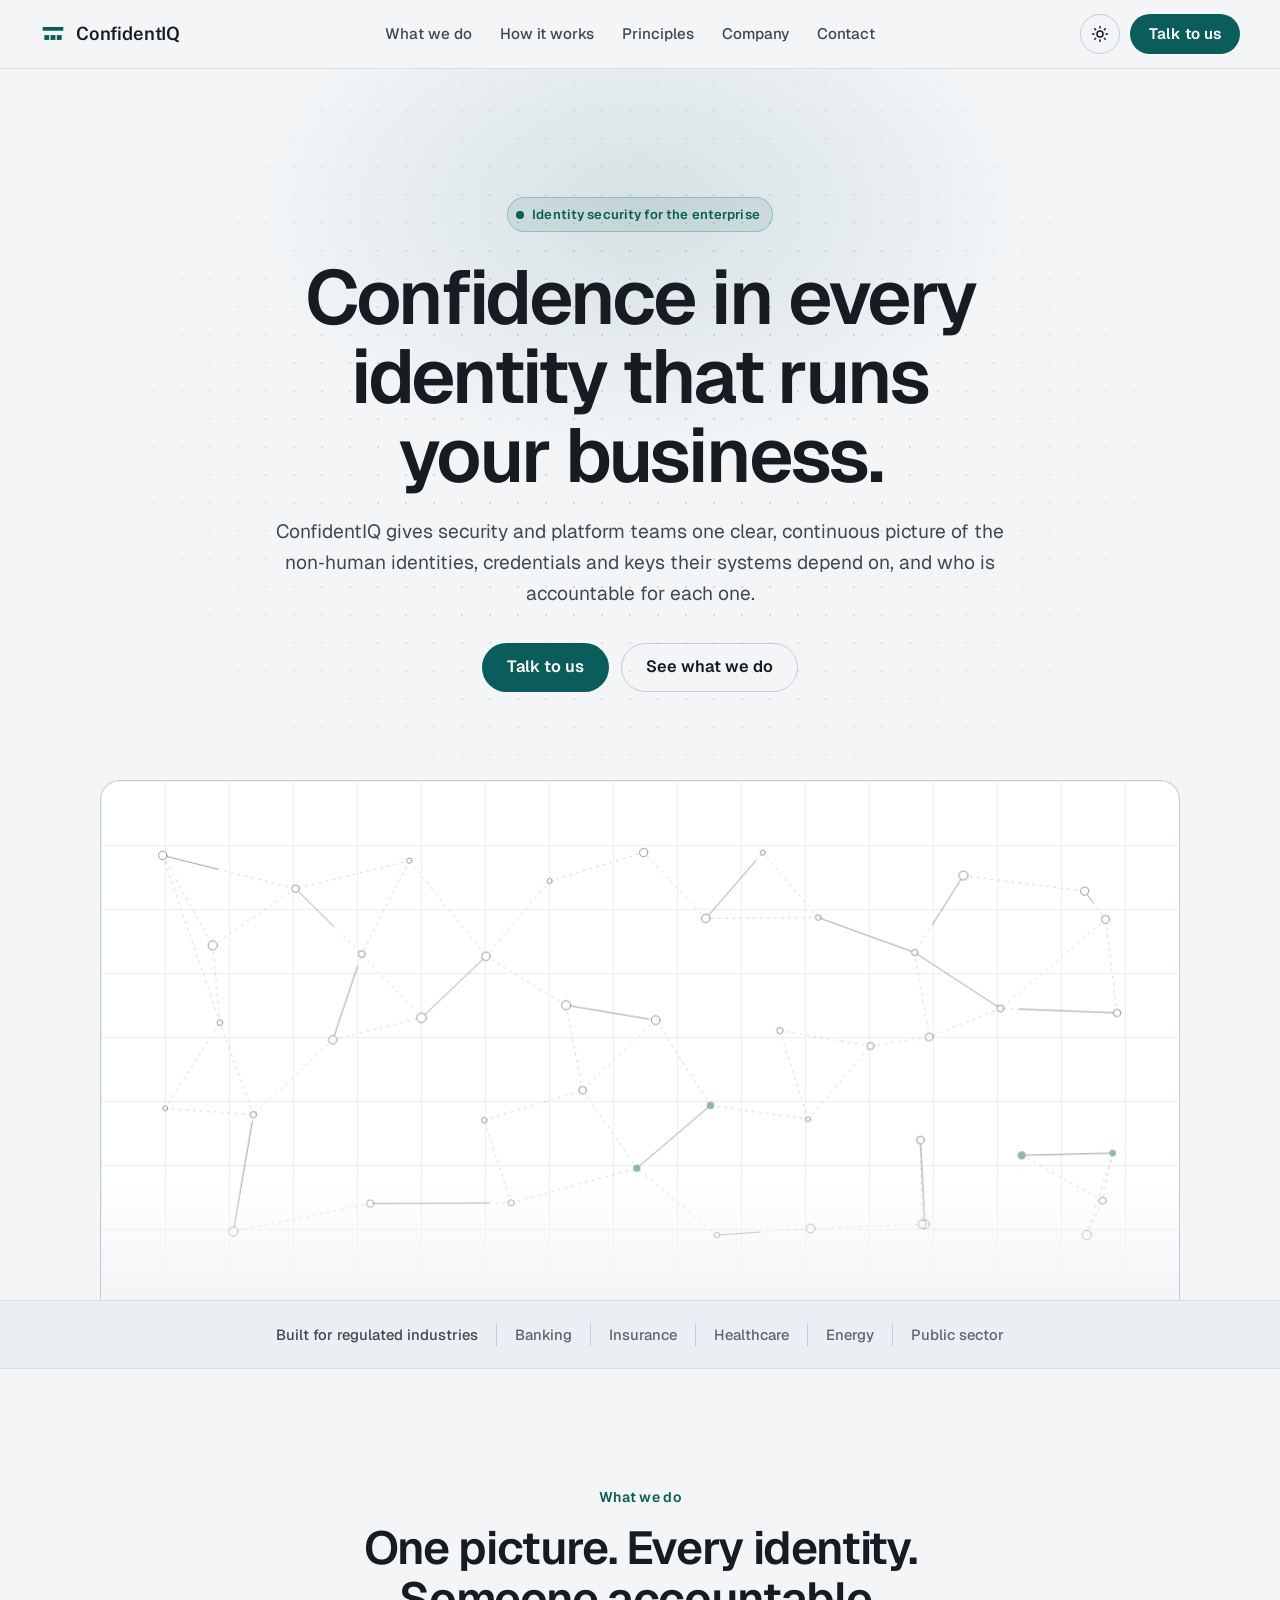
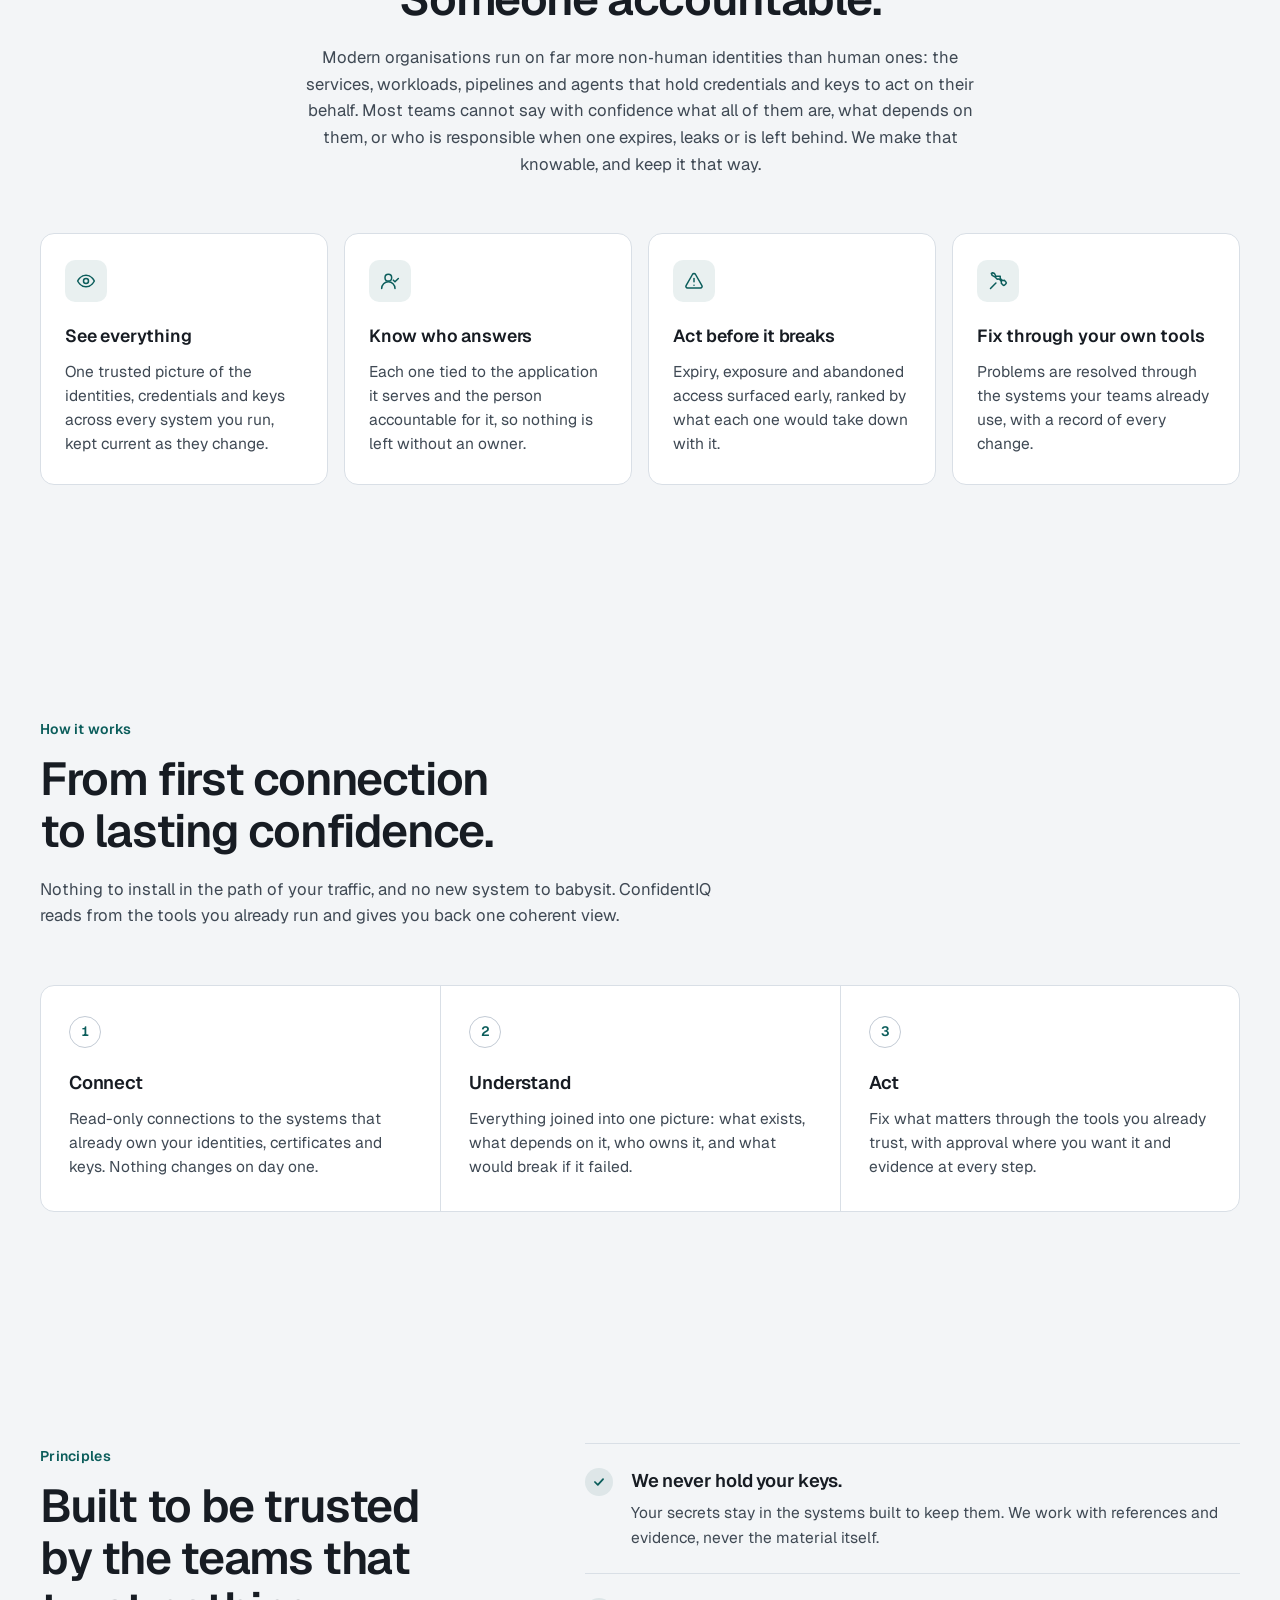
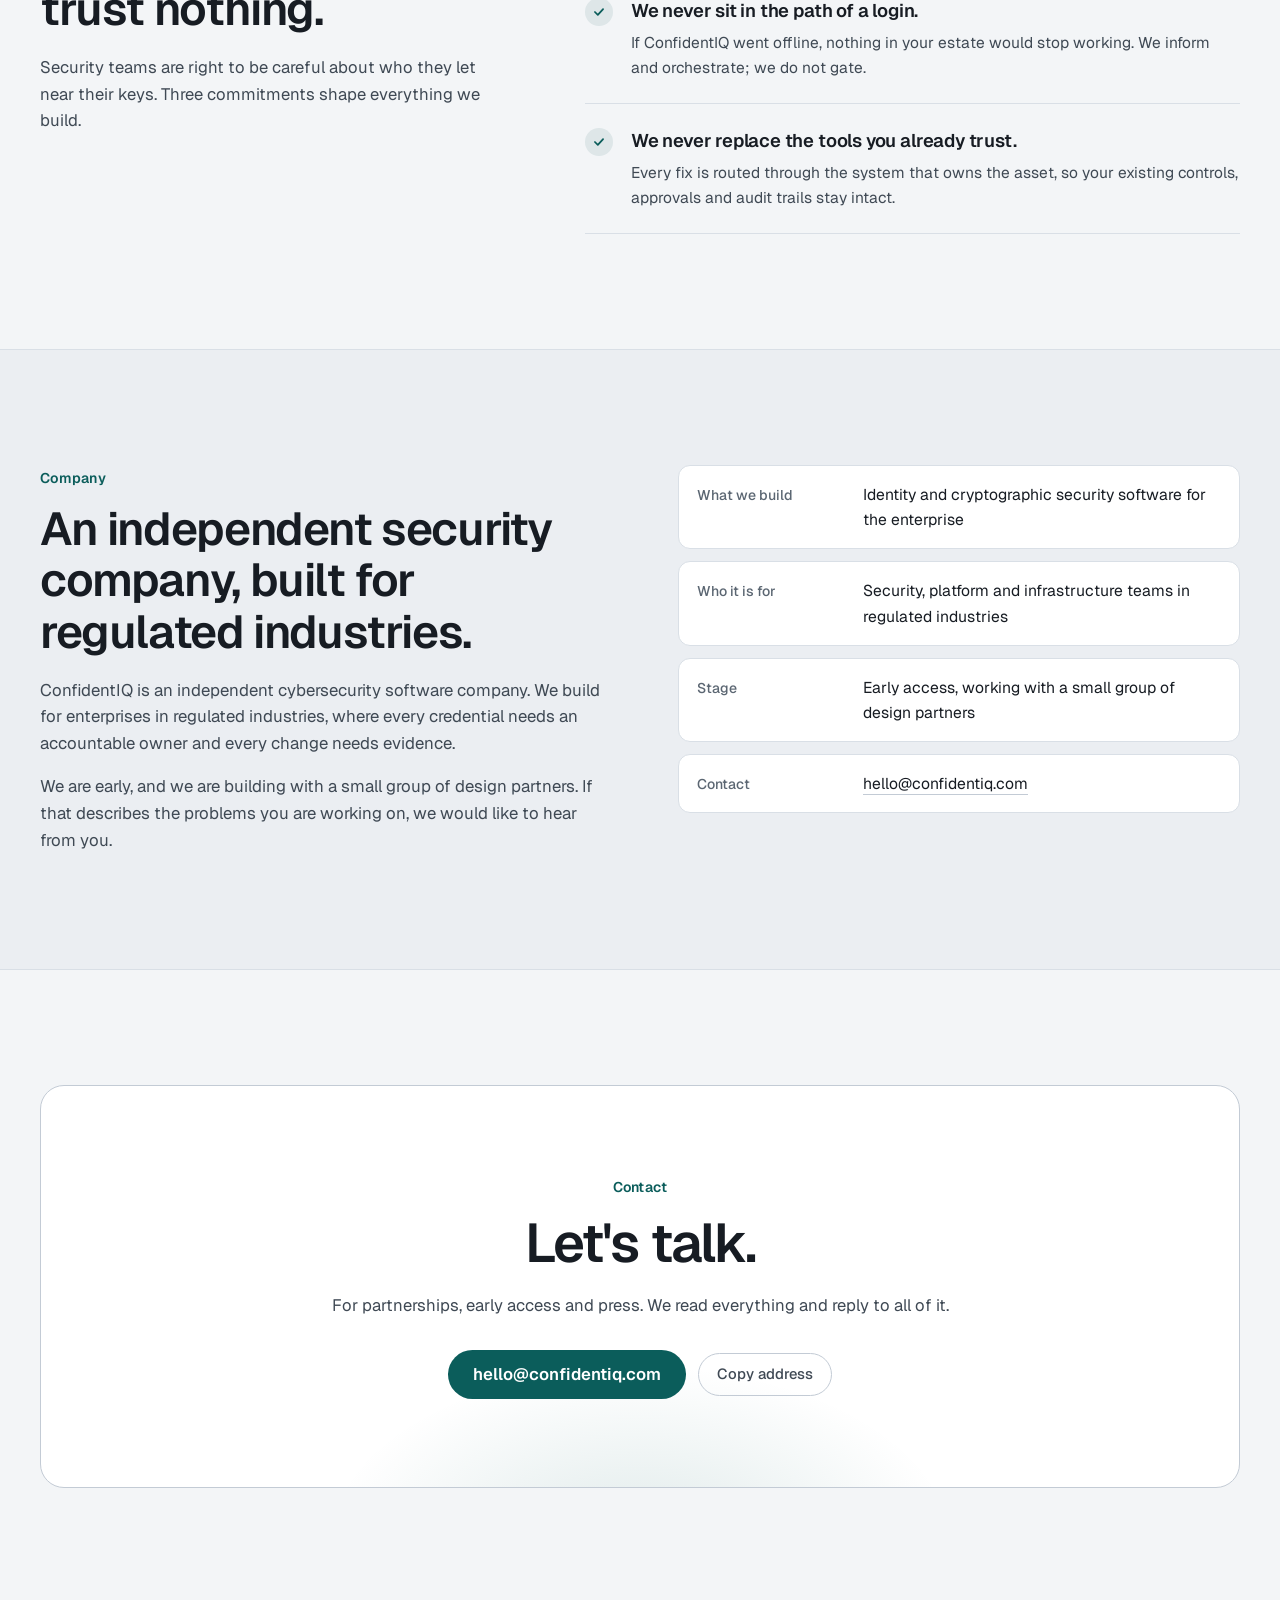
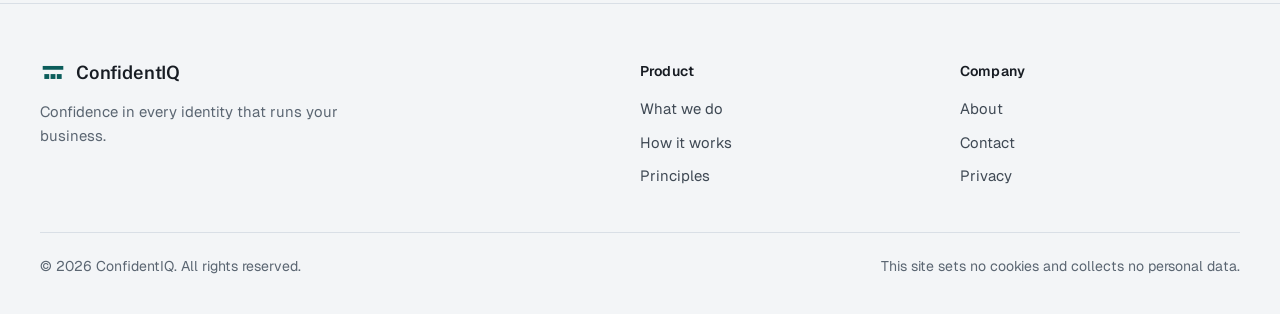
<file: index.html>
<!doctype html>
<html lang="en">
<head>
<meta charset="utf-8">
<meta name="viewport" content="width=device-width, initial-scale=1, viewport-fit=cover">
<title>ConfidentIQ</title>
<meta name="description" content="ConfidentIQ builds security software that gives large organisations one clear, continuous picture of the non-human identities, credentials and keys their systems depend on, and who is accountable for each one.">
<link rel="canonical" href="https://www.confidentiq.com/">
<meta name="theme-color" content="#080D17" id="theme-color">
<meta property="og:type" content="website">
<meta property="og:site_name" content="ConfidentIQ">
<meta property="og:title" content="ConfidentIQ">
<meta property="og:description" content="Confidence in every identity that runs your business. Identity security software for the enterprise.">
<meta property="og:url" content="https://www.confidentiq.com/">
<meta name="twitter:card" content="summary">
<link rel="icon" href="data:image/svg+xml,%3Csvg xmlns='http://www.w3.org/2000/svg' viewBox='0 0 64 64'%3E%3Crect width='64' height='64' rx='14' fill='%23080D17'/%3E%3Cg fill='%235CC1BD'%3E%3Crect x='7' y='15' width='50' height='9'/%3E%3Crect x='11' y='35' width='12' height='12'/%3E%3Crect x='26' y='35' width='12' height='12'/%3E%3Crect x='41' y='35' width='12' height='12'/%3E%3C/g%3E%3C/svg%3E">
<script>
(function () {
  try {
    var t = localStorage.getItem('theme');
    if (t === 'light' || t === 'dark') document.documentElement.setAttribute('data-theme', t);
  } catch (e) {}
})();
</script>
<link rel="preconnect" href="https://fonts.googleapis.com">
<link rel="preconnect" href="https://fonts.gstatic.com" crossorigin>
<link href="https://fonts.googleapis.com/css2?family=Geist:wght@400;500;600;700&family=Public+Sans:wght@600&display=swap" rel="stylesheet">
<link rel="stylesheet" href="styles.css">
</head>
<body>
<svg width="0" height="0" style="position:absolute" aria-hidden="true">
  <symbol id="mark-c" viewBox="0 0 24 24" fill="currentColor">
    <rect x="2.5" y="5.5" width="19" height="3.5"/>
    <rect x="4" y="13" width="4.5" height="4.5"/>
    <rect x="9.75" y="13" width="4.5" height="4.5"/>
    <rect x="15.5" y="13" width="4.5" height="4.5"/>
  </symbol>
</svg>
<a class="skip" href="#what">Skip to content</a>

<header class="nav">
  <div class="wrap nav-row">
    <a class="brand" href="#top" aria-label="ConfidentIQ home">
      <svg class="mark" aria-hidden="true"><use href="#mark-c"/></svg>
      ConfidentIQ
    </a>
    <nav aria-label="Main">
      <ul class="nav-links" id="nav-links">
        <li><a href="#what">What we do</a></li>
        <li><a href="#how">How it works</a></li>
        <li><a href="#principles">Principles</a></li>
        <li><a href="#company">Company</a></li>
        <li><a href="#contact">Contact</a></li>
      </ul>
    </nav>
    <div class="nav-cta">
      <button class="icon-btn theme-btn" type="button" id="theme-btn" aria-label="Switch to light theme">
        <svg class="sun" viewBox="0 0 24 24" fill="none" stroke="currentColor" stroke-width="2" stroke-linecap="round" aria-hidden="true"><circle cx="12" cy="12" r="4"/><path d="M12 2v2M12 20v2M4.9 4.9l1.4 1.4M17.7 17.7l1.4 1.4M2 12h2M20 12h2M4.9 19.1l1.4-1.4M17.7 6.3l1.4-1.4"/></svg>
        <svg class="moon" viewBox="0 0 24 24" fill="none" stroke="currentColor" stroke-width="2" stroke-linecap="round" stroke-linejoin="round" aria-hidden="true"><path d="M21 12.8A9 9 0 1 1 11.2 3a7 7 0 0 0 9.8 9.8z"/></svg>
      </button>
      <a class="btn btn-primary" href="#contact">Talk to us</a>
      <button class="icon-btn menu-btn" type="button" id="menu-btn" aria-expanded="false" aria-controls="nav-links" aria-label="Open menu">
        <svg viewBox="0 0 24 24" fill="none" stroke="currentColor" stroke-width="2" stroke-linecap="round" aria-hidden="true"><path d="M4 7h16M4 12h16M4 17h16"/></svg>
      </button>
    </div>
  </div>
</header>

<main id="top">
  <section class="hero">
    <div class="wrap hero-inner">
      <span class="eyebrow rise"><span class="dot"></span>Identity security for the enterprise</span>
      <h1 class="rise rise-2">Confidence in every identity that runs your business.</h1>
      <p class="hero-sub rise rise-3">ConfidentIQ gives security and platform teams one clear, continuous picture of the non&#8209;human identities, credentials and keys their systems depend on, and who is accountable for each one.</p>
      <div class="hero-cta rise rise-4">
        <a class="btn btn-primary btn-lg" href="#contact">Talk to us</a>
        <a class="btn btn-ghost btn-lg" href="#what">See what we do</a>
      </div>
      <div class="stage rise rise-5" aria-hidden="true">
        <canvas id="graph"></canvas>
        <span class="chip" id="chip-1"><svg viewBox="0 0 24 24" fill="none" stroke="currentColor" stroke-width="2.2" stroke-linecap="round" stroke-linejoin="round"><circle cx="12" cy="12" r="9"/><path d="M12 7v5l3 2"/></svg>Discovered</span>
        <span class="chip" id="chip-2"><svg viewBox="0 0 24 24" fill="none" stroke="currentColor" stroke-width="2.2" stroke-linecap="round" stroke-linejoin="round"><circle cx="12" cy="8" r="4"/><path d="M4 21a8 8 0 0 1 16 0"/></svg>Owner confirmed</span>
        <span class="chip" id="chip-3"><svg viewBox="0 0 24 24" fill="none" stroke="currentColor" stroke-width="2.2" stroke-linecap="round" stroke-linejoin="round"><path d="M12 3l7 3v6c0 4.5-3 8-7 9-4-1-7-4.5-7-9V6z"/><path d="M9 12l2 2 4-4"/></svg>Verified</span>
        <div class="stage-fade"></div>
      </div>
    </div>
  </section>

  <div class="band">
    <div class="wrap band-row">
      <span class="label">Built for regulated industries</span>
      <span>Banking</span><span>Insurance</span><span>Healthcare</span><span>Energy</span><span>Public sector</span>
    </div>
  </div>

  <section class="section" id="what">
    <div class="wrap">
      <div class="section-head center">
        <span class="kicker">What we do</span>
        <h2>One picture. Every identity. Someone accountable.</h2>
        <p class="lede">Modern organisations run on far more non&#8209;human identities than human ones: the services, workloads, pipelines and agents that hold credentials and keys to act on their behalf. Most teams cannot say with confidence what all of them are, what depends on them, or who is responsible when one expires, leaks or is left behind. We make that knowable, and keep it that way.</p>
      </div>
      <ul class="cards">
        <li class="card">
          <span class="icon"><svg viewBox="0 0 24 24" fill="none" stroke="currentColor" stroke-width="1.8" stroke-linecap="round" stroke-linejoin="round" aria-hidden="true"><path d="M2 12s3.5-7 10-7 10 7 10 7-3.5 7-10 7S2 12 2 12z"/><circle cx="12" cy="12" r="3"/></svg></span>
          <h3>See everything</h3>
          <p>One trusted picture of the identities, credentials and keys across every system you run, kept current as they change.</p>
        </li>
        <li class="card">
          <span class="icon"><svg viewBox="0 0 24 24" fill="none" stroke="currentColor" stroke-width="1.8" stroke-linecap="round" stroke-linejoin="round" aria-hidden="true"><circle cx="10" cy="8" r="4"/><path d="M2 21a8 8 0 0 1 16 0"/><path d="M16 11l2 2 4-4"/></svg></span>
          <h3>Know who answers</h3>
          <p>Each one tied to the application it serves and the person accountable for it, so nothing is left without an owner.</p>
        </li>
        <li class="card">
          <span class="icon"><svg viewBox="0 0 24 24" fill="none" stroke="currentColor" stroke-width="1.8" stroke-linecap="round" stroke-linejoin="round" aria-hidden="true"><path d="M12 9v4"/><path d="M12 17h.01"/><path d="M10.3 3.9L2.5 17.5A2 2 0 0 0 4.2 20.5h15.6a2 2 0 0 0 1.7-3L13.7 3.9a2 2 0 0 0-3.4 0z"/></svg></span>
          <h3>Act before it breaks</h3>
          <p>Expiry, exposure and abandoned access surfaced early, ranked by what each one would take down with it.</p>
        </li>
        <li class="card">
          <span class="icon"><svg viewBox="0 0 24 24" fill="none" stroke="currentColor" stroke-width="1.8" stroke-linecap="round" stroke-linejoin="round" aria-hidden="true"><path d="M14.7 6.3a4 4 0 0 0 4.9 4.9l1.9 1.9a1.5 1.5 0 0 1 0 2.1l-1.5 1.5a1.5 1.5 0 0 1-2.1 0l-1.9-1.9a4 4 0 0 0-4.9-4.9L8.2 7 5 5.2 4 3l1.6-.9L7.8 3l1.6 3.3z"/><path d="M3 21l6.5-6.5"/></svg></span>
          <h3>Fix through your own tools</h3>
          <p>Problems are resolved through the systems your teams already use, with a record of every change.</p>
        </li>
      </ul>
    </div>
  </section>

  <section class="section" id="how">
    <div class="wrap">
      <div class="section-head">
        <span class="kicker">How it works</span>
        <h2>From first connection to lasting confidence.</h2>
        <p class="lede">Nothing to install in the path of your traffic, and no new system to babysit. ConfidentIQ reads from the tools you already run and gives you back one coherent view.</p>
      </div>
      <ol class="steps">
        <li class="step">
          <span class="num">1</span>
          <h3>Connect</h3>
          <p>Read-only connections to the systems that already own your identities, certificates and keys. Nothing changes on day one.</p>
        </li>
        <li class="step">
          <span class="num">2</span>
          <h3>Understand</h3>
          <p>Everything joined into one picture: what exists, what depends on it, who owns it, and what would break if it failed.</p>
        </li>
        <li class="step">
          <span class="num">3</span>
          <h3>Act</h3>
          <p>Fix what matters through the tools you already trust, with approval where you want it and evidence at every step.</p>
        </li>
      </ol>
    </div>
  </section>

  <section class="section" id="principles">
    <div class="wrap principles">
      <div class="section-head">
        <span class="kicker">Principles</span>
        <h2>Built to be trusted by the teams that trust nothing.</h2>
        <p class="lede">Security teams are right to be careful about who they let near their keys. Three commitments shape everything we build.</p>
      </div>
      <ul class="principle-list">
        <li>
          <span class="check"><svg viewBox="0 0 24 24" fill="none" stroke="currentColor" stroke-width="3" stroke-linecap="round" stroke-linejoin="round" aria-hidden="true"><path d="M5 12l5 5 9-10"/></svg></span>
          <div>
            <h3>We never hold your keys.</h3>
            <p>Your secrets stay in the systems built to keep them. We work with references and evidence, never the material itself.</p>
          </div>
        </li>
        <li>
          <span class="check"><svg viewBox="0 0 24 24" fill="none" stroke="currentColor" stroke-width="3" stroke-linecap="round" stroke-linejoin="round" aria-hidden="true"><path d="M5 12l5 5 9-10"/></svg></span>
          <div>
            <h3>We never sit in the path of a login.</h3>
            <p>If ConfidentIQ went offline, nothing in your estate would stop working. We inform and orchestrate; we do not gate.</p>
          </div>
        </li>
        <li>
          <span class="check"><svg viewBox="0 0 24 24" fill="none" stroke="currentColor" stroke-width="3" stroke-linecap="round" stroke-linejoin="round" aria-hidden="true"><path d="M5 12l5 5 9-10"/></svg></span>
          <div>
            <h3>We never replace the tools you already trust.</h3>
            <p>Every fix is routed through the system that owns the asset, so your existing controls, approvals and audit trails stay intact.</p>
          </div>
        </li>
      </ul>
    </div>
  </section>

  <section class="section company" id="company">
    <div class="wrap company-grid">
      <div class="text">
        <span class="kicker">Company</span>
        <h2>An independent security company, built for regulated industries.</h2>
        <p style="margin-top:18px">ConfidentIQ is an independent cybersecurity software company. We build for enterprises in regulated industries, where every credential needs an accountable owner and every change needs evidence.</p>
        <p>We are early, and we are building with a small group of design partners. If that describes the problems you are working on, we would like to hear from you.</p>
      </div>
      <ul class="facts" aria-label="Company facts">
        <li><span class="k">What we build</span><span class="v">Identity and cryptographic security software for the enterprise</span></li>
        <li><span class="k">Who it is for</span><span class="v">Security, platform and infrastructure teams in regulated industries</span></li>
        <li><span class="k">Stage</span><span class="v">Early access, working with a small group of design partners</span></li>
        <li><span class="k">Contact</span><span class="v"><a href="mailto:hello@confidentiq.com">hello@confidentiq.com</a></span></li>
      </ul>
    </div>
  </section>

  <section class="section" id="contact">
    <div class="wrap">
      <div class="contact-card">
        <span class="kicker">Contact</span>
        <h2>Let's talk.</h2>
        <p class="lede">For partnerships, early access and press. We read everything and reply to all of it.</p>
        <div class="mail-row">
          <a class="btn btn-primary btn-lg" href="mailto:hello@confidentiq.com" id="mail" data-mail="hello@confidentiq.com">hello@confidentiq.com</a>
          <button class="copy" type="button" id="copy" aria-label="Copy email address">Copy address</button>
        </div>
      </div>
    </div>
  </section>
</main>

<footer class="footer">
  <div class="wrap">
    <div class="footer-grid">
      <div>
        <a class="brand" href="#top" aria-label="ConfidentIQ home">
          <svg class="mark" aria-hidden="true"><use href="#mark-c"/></svg>
          ConfidentIQ
        </a>
        <p class="tagline">Confidence in every identity that runs your business.</p>
      </div>
      <div>
        <h4>Product</h4>
        <ul>
          <li><a href="#what">What we do</a></li>
          <li><a href="#how">How it works</a></li>
          <li><a href="#principles">Principles</a></li>
        </ul>
      </div>
      <div>
        <h4>Company</h4>
        <ul>
          <li><a href="#company">About</a></li>
          <li><a href="#contact">Contact</a></li>
          <li><a href="privacy.html">Privacy</a></li>
        </ul>
      </div>
    </div>
    <div class="footer-bottom">
      <p>&copy; 2026 ConfidentIQ. All rights reserved.</p>
      <p>This site sets no cookies and collects no personal data.</p>
    </div>
  </div>
</footer>

<script>
(function () {
  var root = document.documentElement;
  var prefersLight = window.matchMedia('(prefers-color-scheme: light)');
  function currentTheme() {
    var t = root.getAttribute('data-theme');
    if (t === 'light' || t === 'dark') return t;
    return prefersLight.matches ? 'light' : 'dark';
  }
  var onTheme = [];
  function applyTheme(t) {
    root.setAttribute('data-theme', t);
    try { localStorage.setItem('theme', t); } catch (e) {}
    syncTheme();
  }
  function syncTheme() {
    var t = currentTheme();
    var btn = document.getElementById('theme-btn');
    if (btn) btn.setAttribute('aria-label', t === 'dark' ? 'Switch to light theme' : 'Switch to dark theme');
    var meta = document.getElementById('theme-color');
    if (meta) meta.setAttribute('content', t === 'dark' ? '#080D17' : '#F3F5F7');
    onTheme.forEach(function (f) { f(); });
  }
  var themeBtn = document.getElementById('theme-btn');
  if (themeBtn) themeBtn.addEventListener('click', function () { applyTheme(currentTheme() === 'dark' ? 'light' : 'dark'); });
  if (prefersLight.addEventListener) prefersLight.addEventListener('change', syncTheme);

  // Mobile menu
  var menuBtn = document.getElementById('menu-btn');
  var links = document.getElementById('nav-links');
  if (menuBtn && links) {
    menuBtn.addEventListener('click', function () {
      var open = links.classList.toggle('open');
      menuBtn.setAttribute('aria-expanded', open ? 'true' : 'false');
      menuBtn.setAttribute('aria-label', open ? 'Close menu' : 'Open menu');
    });
    links.addEventListener('click', function (e) {
      if (e.target.tagName === 'A') { links.classList.remove('open'); menuBtn.setAttribute('aria-expanded', 'false'); }
    });
  }

  // Copy the contact address, with a selection fallback.
  var btn = document.getElementById('copy');
  var mail = document.getElementById('mail');
  if (btn && mail) {
    btn.addEventListener('click', function () {
      var text = mail.getAttribute('data-mail');
      var done = function () {
        btn.textContent = 'Copied';
        btn.setAttribute('data-done', '1');
        setTimeout(function () { btn.textContent = 'Copy address'; btn.removeAttribute('data-done'); }, 1800);
      };
      var fallback = function () {
        var range = document.createRange();
        range.selectNodeContents(mail);
        var sel = window.getSelection();
        sel.removeAllRanges(); sel.addRange(range);
      };
      if (navigator.clipboard && navigator.clipboard.writeText) {
        navigator.clipboard.writeText(text).then(done, fallback);
      } else { fallback(); }
    });
  }

  // The resolving graph: a fixed constellation whose edges start uncertain and settle one by one.
  var canvas = document.getElementById('graph');
  if (!canvas || !canvas.getContext) { syncTheme(); return; }
  var ctx = canvas.getContext('2d');
  var reduce = window.matchMedia('(prefers-reduced-motion: reduce)').matches;
  var N = 44, nodes = [], edges = [], W = 0, H = 0, dpr = 1, start = 0, pulses = [], nextPulse = 0;
  var chips = [document.getElementById('chip-1'), document.getElementById('chip-2'), document.getElementById('chip-3')];
  var chipNodes = [], chipShown = [false, false, false];
  var seed = 20260704;
  var C = {};
  function rnd() { seed = (seed * 16807) % 2147483647; return (seed - 1) / 2147483646; }
  function readTheme() {
    var s = getComputedStyle(root);
    var get = function (k) { return s.getPropertyValue(k).trim(); };
    C = { accent: get('--accent'), node: get('--node'), ring: get('--node-ring'), ready: get('--node-ready'), edge: get('--edge'), dim: get('--edge-dim') };
  }

  function layout() {
    nodes = []; edges = [];
    var i, p, tries;
    for (i = 0; i < N; i++) {
      tries = 0;
      do {
        p = { x: 0.05 + rnd() * 0.90, y: 0.12 + rnd() * 0.76 };
        tries++;
      } while (tries < 80 && nodes.some(function (n) { return Math.hypot((n.x - p.x) * 2, n.y - p.y) < 0.16; }));
      p.r = 2.4 + rnd() * 2.4;
      p.ready = 0;
      nodes.push(p);
    }
    nodes.forEach(function (n, i) {
      var near = nodes.map(function (m, j) { return { j: j, d: Math.hypot((n.x - m.x) * 2, n.y - m.y) }; })
        .filter(function (o) { return o.j !== i; })
        .sort(function (a, b) { return a.d - b.d; });
      var k = 2 + (rnd() < 0.35 ? 1 : 0), q, j;
      for (q = 0; q < k; q++) {
        j = near[q].j;
        if (!edges.some(function (e) { return (e.a === i && e.b === j) || (e.a === j && e.b === i); })) {
          edges.push({ a: i, b: j, delay: 500 + rnd() * 6000, dur: 700 + rnd() * 900 });
        }
      }
    });
    var cands = nodes.map(function (n, i) { return { i: i, n: n }; })
      .filter(function (o) { return o.n.y > 0.3 && o.n.y < 0.8 && o.n.x > 0.12 && o.n.x < 0.88; })
      .sort(function (a, b) { return a.n.x - b.n.x; });
    if (cands.length >= 3) {
      chipNodes = [cands[Math.floor(cands.length * 0.15)].i, cands[Math.floor(cands.length * 0.5)].i, cands[Math.floor(cands.length * 0.85)].i];
    } else { chipNodes = [0, 1, 2]; }
  }

  function resize() {
    var rect = canvas.parentNode.getBoundingClientRect();
    dpr = Math.min(window.devicePixelRatio || 1, 2);
    W = Math.max(1, Math.round(rect.width)); H = Math.max(1, Math.round(rect.height));
    canvas.width = Math.round(W * dpr); canvas.height = Math.round(H * dpr);
    ctx.setTransform(dpr, 0, 0, dpr, 0, 0);
    chips.forEach(function (c, k) {
      var n = nodes[chipNodes[k]];
      if (c && n) { c.style.left = (n.x * 100) + '%'; c.style.top = (n.y * 100) + '%'; }
    });
    if (reduce) draw(Infinity);
  }

  function ease(t) { return t < 0 ? 0 : t > 1 ? 1 : 1 - Math.pow(1 - t, 3); }
  function px(n) { return { x: n.x * W, y: n.y * H }; }

  function draw(t) {
    ctx.clearRect(0, 0, W, H);
    ctx.lineCap = 'round';
    nodes.forEach(function (n) { n.ready = 0; });
    edges.forEach(function (e) {
      var k = ease((t - e.delay) / e.dur);
      var A = px(nodes[e.a]), B = px(nodes[e.b]);
      ctx.beginPath();
      ctx.moveTo(A.x, A.y);
      ctx.lineTo(A.x + (B.x - A.x) * k, A.y + (B.y - A.y) * k);
      ctx.setLineDash([]);
      ctx.strokeStyle = C.edge;
      ctx.lineWidth = 1;
      ctx.stroke();
      if (k < 1) {
        ctx.beginPath();
        ctx.moveTo(A.x + (B.x - A.x) * k, A.y + (B.y - A.y) * k);
        ctx.lineTo(B.x, B.y);
        ctx.setLineDash([2, 5]);
        ctx.strokeStyle = C.dim;
        ctx.stroke();
      }
      if (k >= 1) { nodes[e.a].ready++; nodes[e.b].ready++; }
    });
    ctx.setLineDash([]);
    pulses.forEach(function (p) {
      var e = edges[p.e], A = px(nodes[e.a]), B = px(nodes[e.b]);
      var k = (t - p.t0) / p.dur;
      if (k < 0 || k > 1) return;
      var x = A.x + (B.x - A.x) * k, y = A.y + (B.y - A.y) * k;
      ctx.beginPath(); ctx.arc(x, y, 2.4, 0, Math.PI * 2);
      ctx.globalAlpha = Math.sin(k * Math.PI);
      ctx.fillStyle = C.accent;
      ctx.fill();
      ctx.globalAlpha = 1;
    });
    nodes.forEach(function (n, i) {
      var P = px(n);
      ctx.beginPath(); ctx.arc(P.x, P.y, n.r, 0, Math.PI * 2);
      if (n.ready > 0) {
        ctx.fillStyle = n.ready > 2 ? C.accent : C.ready;
        ctx.fill();
      } else {
        ctx.fillStyle = C.node;
        ctx.fill();
        ctx.strokeStyle = C.ring;
        ctx.lineWidth = 1;
        ctx.stroke();
      }
      var ci = chipNodes.indexOf(i);
      if (ci >= 0 && n.ready > 0 && !chipShown[ci] && chips[ci]) { chipShown[ci] = true; chips[ci].classList.add('on'); }
    });
  }

  function frame(now) {
    if (!start) start = now;
    var t = now - start;
    if (t > nextPulse && t > 6500) {
      pulses.push({ e: Math.floor(Math.random() * edges.length), t0: t, dur: 900 + Math.random() * 600 });
      pulses = pulses.filter(function (p) { return t - p.t0 < p.dur + 50; });
      nextPulse = t + 1200 + Math.random() * 2000;
    }
    draw(t);
    requestAnimationFrame(frame);
  }

  onTheme.push(function () { readTheme(); if (reduce) draw(Infinity); });
  layout();
  readTheme();
  syncTheme();
  resize();
  window.addEventListener('resize', resize);
  if (!reduce) requestAnimationFrame(frame);
})();
</script>
</body>
</html>
</file>
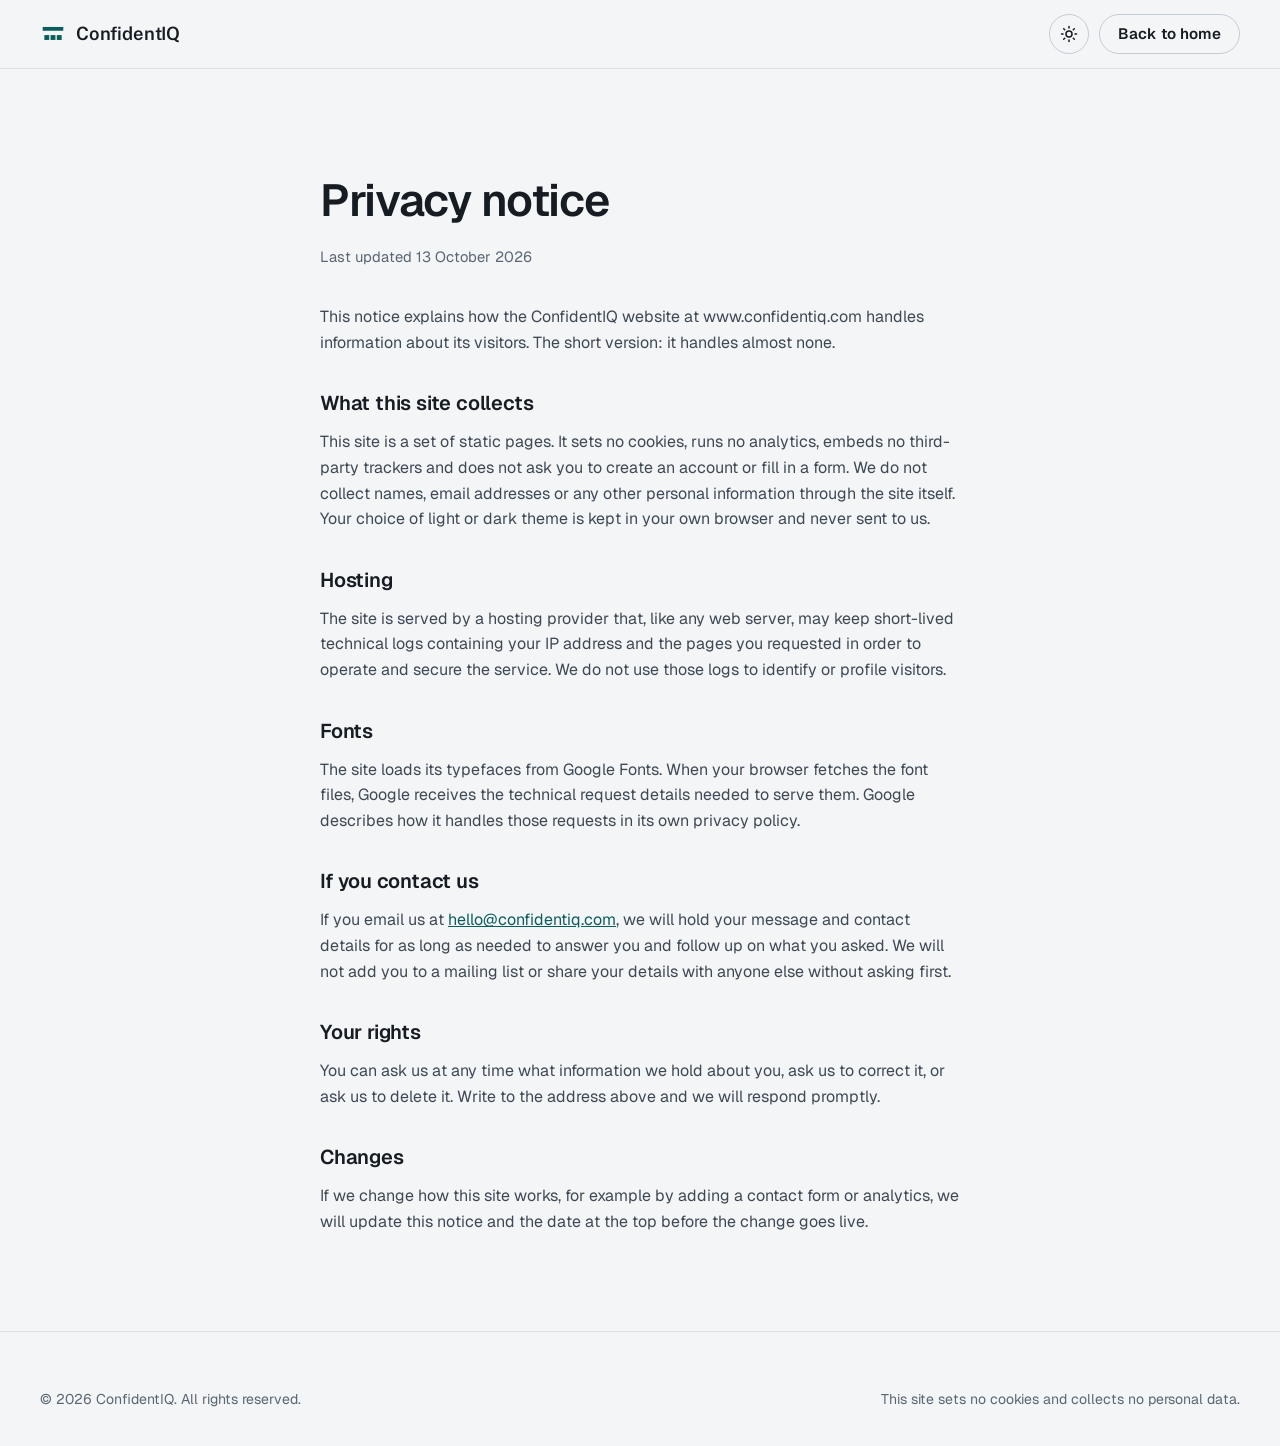
<file: privacy.html>
<!doctype html>
<html lang="en">
<head>
<meta charset="utf-8">
<meta name="viewport" content="width=device-width, initial-scale=1, viewport-fit=cover">
<title>Privacy notice - ConfidentIQ</title>
<meta name="description" content="How the ConfidentIQ website handles your data: it sets no cookies and collects no personal information.">
<link rel="canonical" href="https://www.confidentiq.com/privacy.html">
<meta name="theme-color" content="#080D17" id="theme-color">
<meta name="robots" content="noindex">
<link rel="icon" href="data:image/svg+xml,%3Csvg xmlns='http://www.w3.org/2000/svg' viewBox='0 0 64 64'%3E%3Crect width='64' height='64' rx='14' fill='%23080D17'/%3E%3Cg fill='%235CC1BD'%3E%3Crect x='7' y='15' width='50' height='9'/%3E%3Crect x='11' y='35' width='12' height='12'/%3E%3Crect x='26' y='35' width='12' height='12'/%3E%3Crect x='41' y='35' width='12' height='12'/%3E%3C/g%3E%3C/svg%3E">
<script>
(function () {
  try {
    var t = localStorage.getItem('theme');
    if (t === 'light' || t === 'dark') document.documentElement.setAttribute('data-theme', t);
  } catch (e) {}
})();
</script>
<link rel="preconnect" href="https://fonts.googleapis.com">
<link rel="preconnect" href="https://fonts.gstatic.com" crossorigin>
<link href="https://fonts.googleapis.com/css2?family=Geist:wght@400;500;600;700&family=Public+Sans:wght@600&display=swap" rel="stylesheet">
<link rel="stylesheet" href="styles.css">
</head>
<body>
<svg width="0" height="0" style="position:absolute" aria-hidden="true">
  <symbol id="mark-c" viewBox="0 0 24 24" fill="currentColor">
    <rect x="2.5" y="5.5" width="19" height="3.5"/>
    <rect x="4" y="13" width="4.5" height="4.5"/>
    <rect x="9.75" y="13" width="4.5" height="4.5"/>
    <rect x="15.5" y="13" width="4.5" height="4.5"/>
  </symbol>
</svg>
<header class="nav">
  <div class="wrap nav-row">
    <a class="brand" href="index.html" aria-label="ConfidentIQ home">
      <svg class="mark" aria-hidden="true"><use href="#mark-c"/></svg>
      ConfidentIQ
    </a>
    <div class="nav-cta">
      <button class="icon-btn theme-btn" type="button" id="theme-btn" aria-label="Switch to light theme">
        <svg class="sun" viewBox="0 0 24 24" fill="none" stroke="currentColor" stroke-width="2" stroke-linecap="round" aria-hidden="true"><circle cx="12" cy="12" r="4"/><path d="M12 2v2M12 20v2M4.9 4.9l1.4 1.4M17.7 17.7l1.4 1.4M2 12h2M20 12h2M4.9 19.1l1.4-1.4M17.7 6.3l1.4-1.4"/></svg>
        <svg class="moon" viewBox="0 0 24 24" fill="none" stroke="currentColor" stroke-width="2" stroke-linecap="round" stroke-linejoin="round" aria-hidden="true"><path d="M21 12.8A9 9 0 1 1 11.2 3a7 7 0 0 0 9.8 9.8z"/></svg>
      </button>
      <a class="btn btn-ghost" href="index.html">Back to home</a>
    </div>
  </div>
</header>

<main>
  <div class="wrap legal">
    <h1>Privacy notice</h1>
    <p class="updated">Last updated 13 October 2026</p>

    <p>This notice explains how the ConfidentIQ website at www.confidentiq.com handles information about its visitors. The short version: it handles almost none.</p>

    <h2>What this site collects</h2>
    <p>This site is a set of static pages. It sets no cookies, runs no analytics, embeds no third-party trackers and does not ask you to create an account or fill in a form. We do not collect names, email addresses or any other personal information through the site itself. Your choice of light or dark theme is kept in your own browser and never sent to us.</p>

    <h2>Hosting</h2>
    <p>The site is served by a hosting provider that, like any web server, may keep short-lived technical logs containing your IP address and the pages you requested in order to operate and secure the service. We do not use those logs to identify or profile visitors.</p>

    <h2>Fonts</h2>
    <p>The site loads its typefaces from Google Fonts. When your browser fetches the font files, Google receives the technical request details needed to serve them. Google describes how it handles those requests in its own privacy policy.</p>

    <h2>If you contact us</h2>
    <p>If you email us at <a href="mailto:hello@confidentiq.com">hello@confidentiq.com</a>, we will hold your message and contact details for as long as needed to answer you and follow up on what you asked. We will not add you to a mailing list or share your details with anyone else without asking first.</p>

    <h2>Your rights</h2>
    <p>You can ask us at any time what information we hold about you, ask us to correct it, or ask us to delete it. Write to the address above and we will respond promptly.</p>

    <h2>Changes</h2>
    <p>If we change how this site works, for example by adding a contact form or analytics, we will update this notice and the date at the top before the change goes live.</p>
  </div>
</main>

<footer class="footer">
  <div class="wrap">
    <div class="footer-bottom plain">
      <p>&copy; 2026 ConfidentIQ. All rights reserved.</p>
      <p>This site sets no cookies and collects no personal data.</p>
    </div>
  </div>
</footer>

<script>
(function () {
  var root = document.documentElement;
  var prefersLight = window.matchMedia('(prefers-color-scheme: light)');
  function currentTheme() {
    var t = root.getAttribute('data-theme');
    if (t === 'light' || t === 'dark') return t;
    return prefersLight.matches ? 'light' : 'dark';
  }
  function syncTheme() {
    var t = currentTheme();
    var btn = document.getElementById('theme-btn');
    if (btn) btn.setAttribute('aria-label', t === 'dark' ? 'Switch to light theme' : 'Switch to dark theme');
    var meta = document.getElementById('theme-color');
    if (meta) meta.setAttribute('content', t === 'dark' ? '#080D17' : '#F3F5F7');
  }
  var themeBtn = document.getElementById('theme-btn');
  if (themeBtn) themeBtn.addEventListener('click', function () {
    var t = currentTheme() === 'dark' ? 'light' : 'dark';
    root.setAttribute('data-theme', t);
    try { localStorage.setItem('theme', t); } catch (e) {}
    syncTheme();
  });
  if (prefersLight.addEventListener) prefersLight.addEventListener('change', syncTheme);
  syncTheme();
})();
</script>
</body>
</html>
</file>
<file: styles.css>
/* ConfidentIQ site styles. Dark by default, light on request or by system preference. Brand teal accent, centered hero, 1200px measure. */
:root {
  --bg: #080D17;
  --bg-2: #0D1524;
  --panel: #101A2C;
  --panel-2: #142036;
  --line: rgba(159, 176, 198, 0.14);
  --line-strong: rgba(159, 176, 198, 0.28);
  --text: #EEF2F7;
  --text-2: #B4C0D1;
  --muted: #7E8DA3;
  --accent: #5CC1BD;
  --accent-strong: #7AD0CC;
  --accent-ink: #07211F;
  --accent-soft: rgba(92, 193, 189, 0.14);
  --accent-line: rgba(92, 193, 189, 0.3);
  --glow: rgba(92, 193, 189, 0.2);
  --dot: rgba(159, 176, 198, 0.16);
  --nav-bg: rgba(8, 13, 23, 0.74);
  --menu-bg: rgba(8, 13, 23, 0.97);
  --chip-bg: rgba(13, 21, 36, 0.92);
  --shadow: 0 10px 30px rgba(0, 0, 0, 0.35);
  --node: #101A2C;
  --node-ring: rgba(159, 176, 198, 0.7);
  --node-ready: #CFE3DF;
  --edge: rgba(159, 176, 198, 0.55);
  --edge-dim: rgba(159, 176, 198, 0.25);
  --font: "Geist", "Inter", "Helvetica Neue", Arial, sans-serif;
  --font-brand: "Public Sans", "Geist", "Helvetica Neue", Arial, sans-serif;
  --measure: 1200px;
  --gutter: clamp(16px, 4vw, 40px);
  --radius: 14px;
  color-scheme: dark;
}
:root[data-theme="light"],
:root.light {
  --bg: #F3F5F7;
  --bg-2: #EBEEF2;
  --panel: #FFFFFF;
  --panel-2: #F7F9FB;
  --line: #D9DFE6;
  --line-strong: #C3CBD5;
  --text: #171C23;
  --text-2: #3F4954;
  --muted: #5B6672;
  --accent: #0B5D5B;
  --accent-strong: #0E6F6C;
  --accent-ink: #FFFFFF;
  --accent-soft: rgba(11, 93, 91, 0.09);
  --accent-line: rgba(11, 93, 91, 0.25);
  --glow: rgba(11, 93, 91, 0.13);
  --dot: rgba(23, 28, 35, 0.14);
  --nav-bg: rgba(243, 245, 247, 0.8);
  --menu-bg: rgba(243, 245, 247, 0.98);
  --chip-bg: rgba(255, 255, 255, 0.96);
  --shadow: 0 10px 30px rgba(23, 28, 35, 0.12);
  --node: #FFFFFF;
  --node-ring: rgba(63, 73, 84, 0.55);
  --node-ready: #8FB5B2;
  --edge: rgba(23, 28, 35, 0.42);
  --edge-dim: rgba(23, 28, 35, 0.18);
  color-scheme: light;
}
@media (prefers-color-scheme: light) {
  :root:not([data-theme="dark"]):not(.dark) {
    --bg: #F3F5F7;
    --bg-2: #EBEEF2;
    --panel: #FFFFFF;
    --panel-2: #F7F9FB;
    --line: #D9DFE6;
    --line-strong: #C3CBD5;
    --text: #171C23;
    --text-2: #3F4954;
    --muted: #5B6672;
    --accent: #0B5D5B;
    --accent-strong: #0E6F6C;
    --accent-ink: #FFFFFF;
    --accent-soft: rgba(11, 93, 91, 0.09);
    --accent-line: rgba(11, 93, 91, 0.25);
    --glow: rgba(11, 93, 91, 0.13);
    --dot: rgba(23, 28, 35, 0.14);
    --nav-bg: rgba(243, 245, 247, 0.8);
    --menu-bg: rgba(243, 245, 247, 0.98);
    --chip-bg: rgba(255, 255, 255, 0.96);
    --shadow: 0 10px 30px rgba(23, 28, 35, 0.12);
    --node: #FFFFFF;
    --node-ring: rgba(63, 73, 84, 0.55);
    --node-ready: #8FB5B2;
    --edge: rgba(23, 28, 35, 0.42);
    --edge-dim: rgba(23, 28, 35, 0.18);
    color-scheme: light;
  }
}
* { box-sizing: border-box; }
html { -webkit-text-size-adjust: 100%; scroll-behavior: smooth; scroll-padding-top: 88px; }
@media (prefers-reduced-motion: reduce) { html { scroll-behavior: auto; } }
body {
  margin: 0;
  background: var(--bg);
  color: var(--text);
  font-family: var(--font);
  font-size: 1rem;
  line-height: 1.6;
  -webkit-font-smoothing: antialiased;
}
img, svg, canvas { max-width: 100%; display: block; }
a { color: inherit; }
p { margin: 0; }
h1, h2, h3 { margin: 0; font-weight: 600; letter-spacing: -0.02em; text-wrap: balance; }
:focus-visible { outline: 2px solid var(--accent); outline-offset: 3px; border-radius: 4px; }
.skip {
  position: absolute; left: var(--gutter); top: -60px; z-index: 50;
  background: var(--panel); color: var(--text); padding: 8px 12px;
  border: 1px solid var(--line-strong); border-radius: 8px;
}
.skip:focus { top: 12px; }

.wrap {
  width: 100%;
  max-width: calc(var(--measure) + 2 * var(--gutter));
  margin-inline: auto;
  padding-inline: var(--gutter);
}

/* Navigation */
.nav {
  position: sticky; top: 0; z-index: 40;
  background: var(--nav-bg);
  -webkit-backdrop-filter: blur(14px);
  backdrop-filter: blur(14px);
  border-bottom: 1px solid var(--line);
}
.nav-row {
  display: flex; align-items: center; justify-content: space-between; gap: 24px;
  height: 68px;
}
.brand {
  display: inline-flex; align-items: center; gap: 10px;
  text-decoration: none; color: var(--text);
  font-family: var(--font-brand); font-weight: 600; font-size: 1.15rem; letter-spacing: -0.01em; line-height: 1;
}
.brand .mark { width: 26px; height: 26px; flex: none; color: var(--accent); }
.nav-links { display: flex; align-items: center; gap: 4px; list-style: none; margin: 0; padding: 0; }
.nav-links a {
  display: inline-block; padding: 8px 12px; border-radius: 8px;
  color: var(--text-2); text-decoration: none; font-size: 0.95rem; font-weight: 500;
  transition: color 140ms ease, background-color 140ms ease;
}
.nav-links a:hover { color: var(--text); background: var(--accent-soft); }
.nav-cta { display: flex; align-items: center; gap: 10px; }
.icon-btn {
  display: inline-flex; align-items: center; justify-content: center;
  width: 40px; height: 40px; border-radius: 999px;
  background: transparent; border: 1px solid var(--line-strong); color: var(--text); cursor: pointer;
  transition: border-color 140ms ease, background-color 140ms ease;
}
.icon-btn:hover { border-color: var(--text-2); background: var(--accent-soft); }
.icon-btn svg { width: 18px; height: 18px; }
.theme-btn .sun { display: none; }
.theme-btn .moon { display: block; }
:root[data-theme="light"] .theme-btn .sun, :root.light .theme-btn .sun { display: block; }
:root[data-theme="light"] .theme-btn .moon, :root.light .theme-btn .moon { display: none; }
@media (prefers-color-scheme: light) {
  :root:not([data-theme="dark"]):not(.dark) .theme-btn .sun { display: block; }
  :root:not([data-theme="dark"]):not(.dark) .theme-btn .moon { display: none; }
}
.menu-btn { display: none; border-radius: 8px; }

/* Buttons */
.btn {
  display: inline-flex; align-items: center; justify-content: center; gap: 8px;
  padding: 11px 18px; border-radius: 999px;
  font-weight: 600; font-size: 0.95rem; line-height: 1; text-decoration: none;
  border: 1px solid transparent; cursor: pointer;
  transition: background-color 140ms ease, border-color 140ms ease, color 140ms ease, transform 140ms ease;
}
.btn svg { width: 16px; height: 16px; }
.btn-primary { background: var(--accent); color: var(--accent-ink); }
.btn-primary:hover { background: var(--accent-strong); }
.btn-primary:active { transform: translateY(1px); }
.btn-ghost { background: transparent; color: var(--text); border-color: var(--line-strong); }
.btn-ghost:hover { border-color: var(--text-2); background: var(--accent-soft); }
.btn-lg { padding: 15px 24px; font-size: 1.02rem; }

/* Hero */
.hero {
  position: relative; overflow: hidden;
  padding-block: clamp(72px, 10vw, 128px) 0;
  isolation: isolate;
}
.hero::before {
  content: ""; position: absolute; inset: 0; z-index: -2;
  background-image: radial-gradient(var(--dot) 1px, transparent 1px);
  background-size: 28px 28px;
  -webkit-mask-image: radial-gradient(ellipse 70% 60% at 50% 30%, #000 20%, transparent 75%);
  mask-image: radial-gradient(ellipse 70% 60% at 50% 30%, #000 20%, transparent 75%);
}
.hero::after {
  content: ""; position: absolute; z-index: -1;
  left: 50%; top: -220px; width: 1100px; height: 720px; transform: translateX(-50%);
  background: radial-gradient(closest-side, var(--glow), transparent 70%);
  pointer-events: none;
}
.hero-inner { text-align: center; display: grid; justify-items: center; }
.eyebrow {
  display: inline-flex; align-items: center; gap: 8px;
  padding: 6px 12px 6px 8px; border-radius: 999px;
  background: var(--accent-soft); color: var(--accent); border: 1px solid var(--accent-line);
  font-size: 0.82rem; font-weight: 600; letter-spacing: 0.01em;
  margin-bottom: 26px;
}
.eyebrow .dot { width: 8px; height: 8px; border-radius: 50%; background: var(--accent); }
.hero h1 {
  font-size: clamp(2.5rem, 6.2vw, 4.75rem);
  line-height: 1.04; letter-spacing: -0.035em;
  max-width: 17ch;
}
.hero-sub {
  margin-top: 22px;
  font-size: clamp(1.05rem, 1.5vw, 1.25rem); line-height: 1.6;
  color: var(--text-2); max-width: 58ch;
}
.hero-cta { display: flex; flex-wrap: wrap; justify-content: center; gap: 12px; margin-top: 34px; }

/* Stage: the resolving graph in a framed panel */
.stage {
  position: relative;
  margin: clamp(56px, 7vw, 88px) auto 0;
  width: 100%;
  max-width: 1080px;
  justify-self: stretch;
  border: 1px solid var(--line-strong);
  border-bottom: 0;
  border-radius: 20px 20px 0 0;
  background: var(--panel);
  overflow: hidden;
  height: clamp(300px, 42vw, 520px);
}
.stage::before {
  content: ""; position: absolute; inset: 0;
  background-image: linear-gradient(var(--line) 1px, transparent 1px), linear-gradient(90deg, var(--line) 1px, transparent 1px);
  background-size: 64px 64px;
  opacity: 0.45;
  pointer-events: none;
}
.stage canvas { position: absolute; inset: 0; width: 100%; height: 100%; }
.chip {
  position: absolute; z-index: 2;
  display: inline-flex; align-items: center; gap: 8px;
  padding: 7px 11px; border-radius: 10px;
  background: var(--chip-bg); border: 1px solid var(--line-strong);
  font-size: 0.8rem; font-weight: 500; color: var(--text); white-space: nowrap;
  transform: translate(-50%, calc(-100% - 14px));
  opacity: 0; transition: opacity 500ms ease;
  box-shadow: var(--shadow);
}
.chip.on { opacity: 1; }
.chip svg { width: 14px; height: 14px; color: var(--accent); }
.stage-fade {
  position: absolute; left: 0; right: 0; bottom: 0; height: 120px; z-index: 3;
  background: linear-gradient(180deg, transparent 0%, var(--bg) 100%);
  pointer-events: none;
}

/* Industry band */
.band {
  border-top: 1px solid var(--line); border-bottom: 1px solid var(--line);
  background: var(--bg-2);
}
.band-row {
  display: flex; flex-wrap: wrap; align-items: center; justify-content: center;
  gap: 10px 0; padding-block: 22px;
  color: var(--muted); font-size: 0.92rem; font-weight: 500;
}
.band-row .label { color: var(--text-2); padding-inline: 18px; }
.band-row span:not(.label) { padding-inline: 18px; border-left: 1px solid var(--line-strong); }

/* Sections */
.section { padding-block: clamp(72px, 9vw, 128px); }
.section-head { max-width: 760px; margin-bottom: clamp(36px, 5vw, 56px); }
.section-head.center { margin-inline: auto; text-align: center; }
.kicker {
  display: inline-block; margin-bottom: 14px;
  color: var(--accent); font-size: 0.88rem; font-weight: 600; letter-spacing: 0.02em;
}
.section h2 { font-size: clamp(1.9rem, 3.6vw, 2.9rem); line-height: 1.12; letter-spacing: -0.03em; }
.lede { margin-top: 18px; color: var(--text-2); font-size: clamp(1.02rem, 1.3vw, 1.15rem); max-width: 62ch; }
.section-head.center .lede { margin-inline: auto; }

/* Feature cards */
.cards {
  list-style: none; margin: 0; padding: 0;
  display: grid; grid-template-columns: repeat(4, minmax(0, 1fr)); gap: 16px;
}
.card {
  position: relative; min-width: 0;
  background: var(--panel); border: 1px solid var(--line); border-radius: var(--radius);
  padding: 26px 24px 28px;
  transition: border-color 160ms ease, background-color 160ms ease;
}
.card:hover { border-color: var(--line-strong); background: var(--panel-2); }
.icon {
  display: inline-flex; align-items: center; justify-content: center;
  width: 42px; height: 42px; border-radius: 10px;
  background: var(--accent-soft); color: var(--accent); margin-bottom: 20px;
}
.icon svg { width: 20px; height: 20px; }
.card h3 { font-size: 1.1rem; margin-bottom: 10px; letter-spacing: -0.01em; }
.card p { color: var(--text-2); font-size: 0.97rem; line-height: 1.55; }

/* Steps */
.steps {
  list-style: none; margin: 0; padding: 0;
  display: grid; grid-template-columns: repeat(3, minmax(0, 1fr)); gap: 0;
  border: 1px solid var(--line); border-radius: var(--radius); overflow: hidden;
  background: var(--panel);
}
.step { padding: 30px 28px 32px; min-width: 0; }
.step + .step { border-left: 1px solid var(--line); }
.step .num {
  display: inline-flex; align-items: center; justify-content: center;
  width: 32px; height: 32px; border-radius: 50%;
  border: 1px solid var(--line-strong); color: var(--accent);
  font-size: 0.85rem; font-weight: 600; margin-bottom: 20px;
  font-variant-numeric: tabular-nums;
}
.step h3 { font-size: 1.15rem; margin-bottom: 10px; letter-spacing: -0.01em; }
.step p { color: var(--text-2); font-size: 0.97rem; line-height: 1.55; }

/* Principles */
.principles {
  display: grid; grid-template-columns: minmax(0, 5fr) minmax(0, 7fr); gap: clamp(32px, 6vw, 96px); align-items: start;
}
.principle-list { list-style: none; margin: 0; padding: 0; display: grid; gap: 0; }
.principle-list li {
  display: flex; gap: 18px; align-items: flex-start;
  padding-block: 22px; border-top: 1px solid var(--line);
}
.principle-list li:last-child { border-bottom: 1px solid var(--line); }
.principle-list .check {
  flex: none; width: 28px; height: 28px; border-radius: 50%; margin-top: 2px;
  background: var(--accent-soft); color: var(--accent);
  display: inline-flex; align-items: center; justify-content: center;
}
.principle-list .check svg { width: 14px; height: 14px; }
.principle-list h3 { font-size: 1.15rem; margin-bottom: 6px; letter-spacing: -0.01em; }
.principle-list p { color: var(--text-2); font-size: 0.97rem; }

/* Company */
.company { background: var(--bg-2); border-top: 1px solid var(--line); border-bottom: 1px solid var(--line); }
.company-grid { display: grid; grid-template-columns: minmax(0, 6fr) minmax(0, 6fr); gap: clamp(32px, 6vw, 96px); align-items: start; }
.company-grid .text p + p { margin-top: 16px; }
.company-grid .text p { color: var(--text-2); font-size: 1.05rem; max-width: 56ch; }
.facts { list-style: none; margin: 0; padding: 0; display: grid; gap: 12px; }
.facts li {
  display: grid; grid-template-columns: 150px minmax(0, 1fr); gap: 16px; align-items: baseline;
  padding: 16px 18px; background: var(--panel); border: 1px solid var(--line); border-radius: 12px;
}
.facts .k { color: var(--muted); font-size: 0.88rem; font-weight: 500; }
.facts .v { font-size: 0.98rem; }
.facts .v a { text-decoration: none; border-bottom: 1px solid var(--line-strong); }

/* Contact */
.contact-card {
  position: relative; overflow: hidden; isolation: isolate;
  text-align: center;
  border: 1px solid var(--line-strong); border-radius: 24px;
  background: var(--panel);
  padding: clamp(48px, 7vw, 88px) var(--gutter);
}
.contact-card::after {
  content: ""; position: absolute; z-index: -1;
  left: 50%; bottom: -320px; width: 900px; height: 520px; transform: translateX(-50%);
  background: radial-gradient(closest-side, var(--glow), transparent 70%);
  pointer-events: none;
}
.contact-card h2 { font-size: clamp(2rem, 4.4vw, 3.4rem); letter-spacing: -0.035em; }
.contact-card .lede { margin-inline: auto; }
.mail-row { display: flex; flex-wrap: wrap; justify-content: center; align-items: center; gap: 12px; margin-top: 32px; }
.mail-row .btn-lg { font-size: 1.05rem; }
.copy {
  font: inherit; font-size: 0.92rem; font-weight: 500;
  background: transparent; color: var(--text-2);
  border: 1px solid var(--line-strong); border-radius: 999px;
  padding: 13px 18px; cursor: pointer; line-height: 1;
  transition: border-color 140ms ease, color 140ms ease;
}
.copy:hover { color: var(--text); border-color: var(--text-2); }
.copy[data-done="1"] { color: var(--accent); border-color: var(--accent); }

/* Footer */
.footer { border-top: 1px solid var(--line); padding-block: 56px 36px; color: var(--text-2); font-size: 0.93rem; }
.footer-grid { display: grid; grid-template-columns: minmax(0, 2fr) repeat(2, minmax(0, 1fr)); gap: 40px; }
.footer .brand { margin-bottom: 14px; }
.footer .tagline { color: var(--muted); max-width: 36ch; }
.footer h4 { margin: 0 0 14px; font-size: 0.88rem; font-weight: 600; color: var(--text); letter-spacing: 0.01em; }
.footer ul { list-style: none; margin: 0; padding: 0; display: grid; gap: 10px; }
.footer ul a { color: var(--text-2); text-decoration: none; }
.footer ul a:hover { color: var(--text); }
.footer-bottom {
  display: flex; flex-wrap: wrap; justify-content: space-between; gap: 10px 32px;
  margin-top: 44px; padding-top: 22px; border-top: 1px solid var(--line);
  color: var(--muted); font-size: 0.88rem;
}
.footer-bottom.plain { margin-top: 0; padding-top: 0; border-top: 0; }

/* Legal page */
.legal { max-width: 720px; padding-block: clamp(56px, 8vw, 96px); }
.legal h1 { font-size: clamp(2rem, 4vw, 2.8rem); letter-spacing: -0.03em; margin-bottom: 8px; }
.legal .updated { color: var(--muted); margin-bottom: 36px; font-size: 0.92rem; }
.legal h2 { font-size: 1.25rem; margin: 32px 0 10px; letter-spacing: -0.01em; }
.legal p { color: var(--text-2); }
.legal p + p { margin-top: 12px; }
.legal a { color: var(--accent); }

/* Motion: one page-load sequence in the hero */
@media (prefers-reduced-motion: no-preference) {
  .rise { animation: rise 700ms cubic-bezier(0.2, 0.7, 0.2, 1) both; }
  .rise-2 { animation-delay: 90ms; }
  .rise-3 { animation-delay: 180ms; }
  .rise-4 { animation-delay: 270ms; }
  .rise-5 { animation-delay: 380ms; }
  @keyframes rise { from { opacity: 0; transform: translateY(14px); } to { opacity: 1; transform: none; } }
}

/* Responsive */
@media (max-width: 1024px) {
  .cards { grid-template-columns: repeat(2, minmax(0, 1fr)); }
  .footer-grid { grid-template-columns: minmax(0, 1fr) minmax(0, 1fr); }
  .footer-grid > :first-child { grid-column: 1 / -1; }
}
@media (max-width: 860px) {
  .nav-links { display: none; }
  .nav-links.open {
    display: grid; position: absolute; left: 0; right: 0; top: 68px;
    padding: 10px var(--gutter) 16px; gap: 2px;
    background: var(--menu-bg); border-bottom: 1px solid var(--line);
  }
  .nav-links.open a { padding: 12px; font-size: 1.05rem; }
  .menu-btn { display: inline-flex; }
  .nav-cta .btn { display: none; }
  .steps { grid-template-columns: 1fr; }
  .step + .step { border-left: 0; border-top: 1px solid var(--line); }
  .principles, .company-grid { grid-template-columns: 1fr; }
  .band-row { justify-content: flex-start; }
  .band-row .label { width: 100%; padding-inline: 0; margin-bottom: 4px; }
  .band-row span:not(.label):first-of-type { border-left: 0; padding-left: 0; }
}
@media (max-width: 560px) {
  .cards { grid-template-columns: 1fr; }
  .facts li { grid-template-columns: 1fr; gap: 4px; }
  .footer-grid { grid-template-columns: 1fr; }
  .hero-cta .btn { width: 100%; }
  .stage { border-radius: 14px 14px 0 0; }
}
</file>
